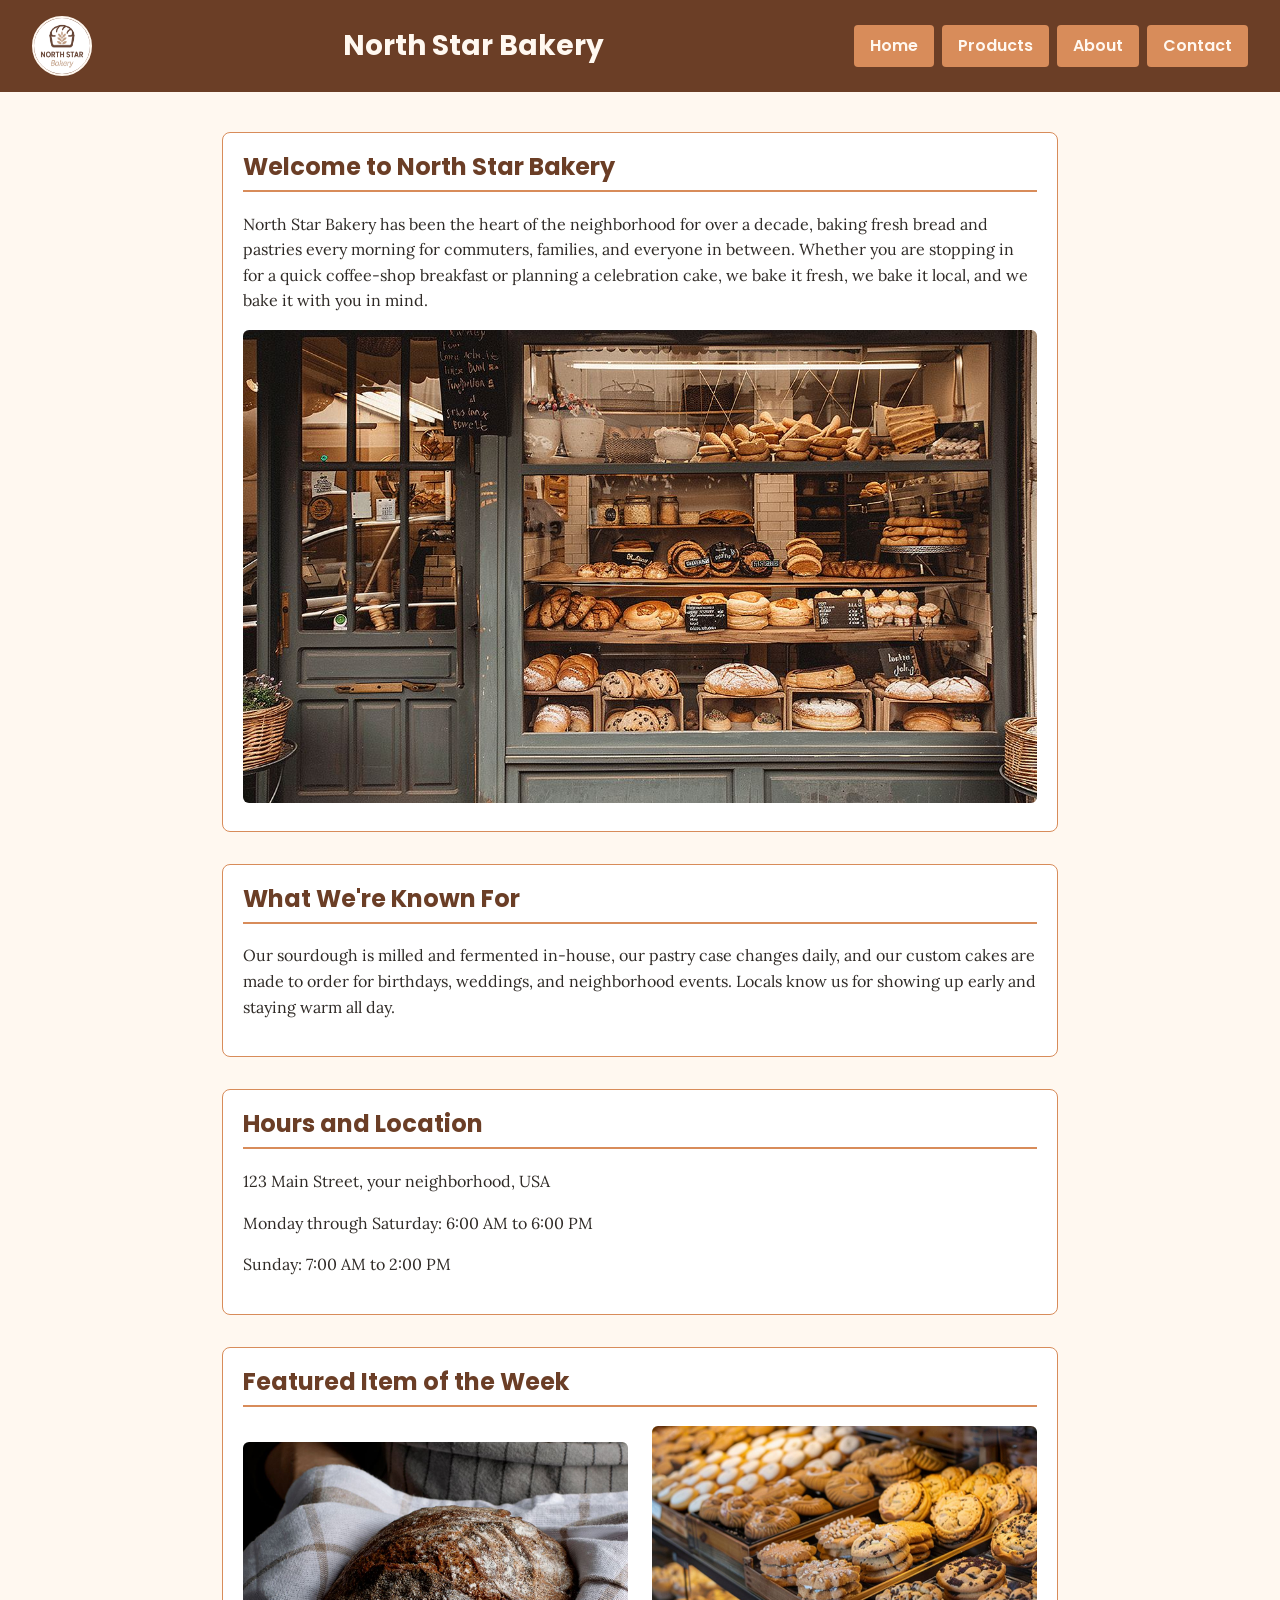
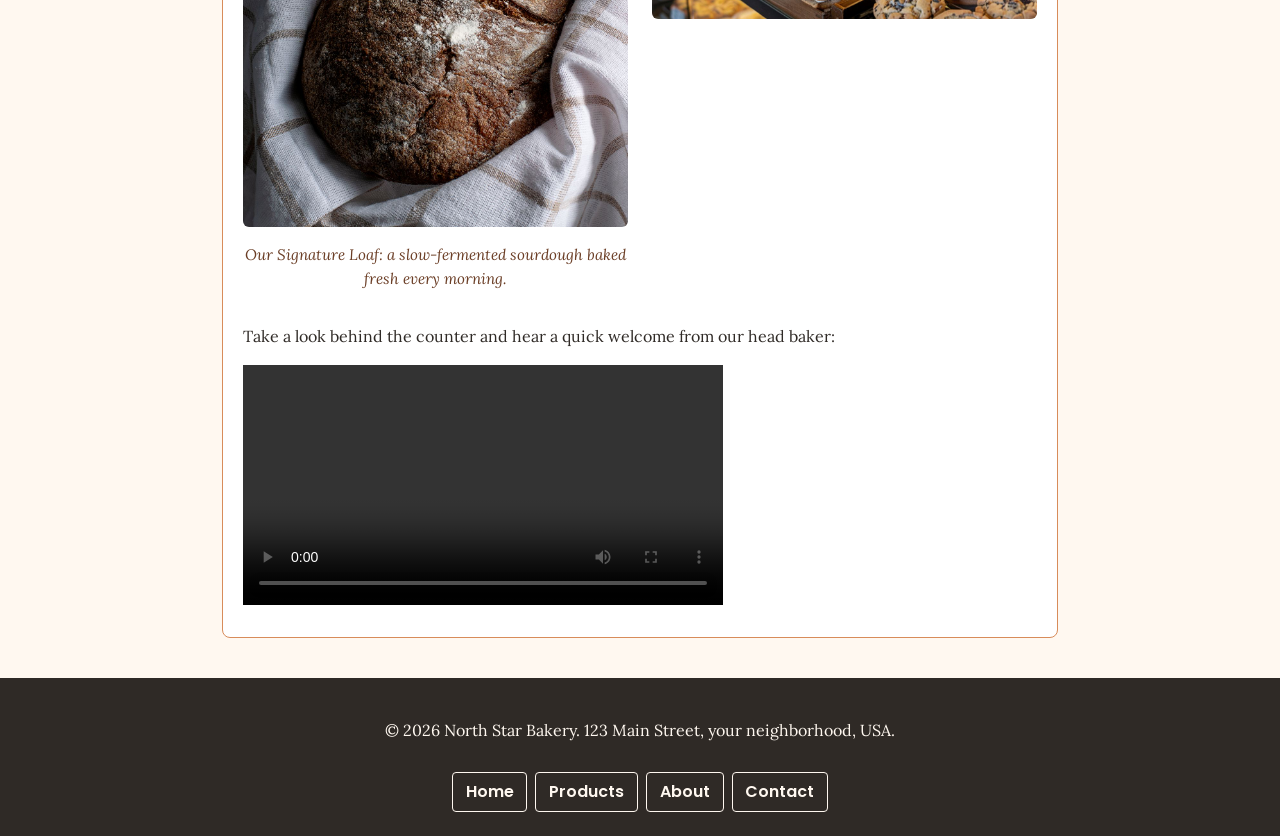
<file: index.html>
<!DOCTYPE html>
<html lang="en">
<head>
  <meta charset="UTF-8">
  <meta name="viewport" content="width=device-width, initial-scale=1.0">
  <title>North Star Bakery - Home</title>
  <link rel="preconnect" href="https://fonts.googleapis.com">
  <link rel="preconnect" href="https://fonts.gstatic.com" crossorigin>
  <link href="https://fonts.googleapis.com/css2?family=Poppins:wght@600;700&family=Lora:ital@0;1&display=swap" rel="stylesheet">
  <link rel="stylesheet" href="styles.css">
</head>
<body>
  <header>
    <img src="images/bakery-logo.png" alt="North Star Bakery logo, a star above a loaf of bread">
    <h1>North Star Bakery</h1>
    <nav>
      <ul>
        <li><a href="index.html">Home</a></li>
        <li><a href="products.html">Products</a></li>
        <li><a href="about.html">About</a></li>
        <li><a href="contact.html">Contact</a></li>
      </ul>
    </nav>
  </header>

  <main>
    <section aria-labelledby="welcome-heading">
      <h2 id="welcome-heading">Welcome to North Star Bakery</h2>
      <p>North Star Bakery has been the heart of the neighborhood for over a decade, baking fresh bread and pastries every morning for commuters, families, and everyone in between. Whether you are stopping in for a quick coffee-shop breakfast or planning a celebration cake, we bake it fresh, we bake it local, and we bake it with you in mind.</p>
      <img src="images/bakery-storefront.jpg" alt="Exterior of North Star Bakery storefront with warm string lights and an open sign">
    </section>

    <section aria-labelledby="known-for-heading">
      <h2 id="known-for-heading">What We're Known For</h2>
      <p>Our sourdough is milled and fermented in-house, our pastry case changes daily, and our custom cakes are made to order for birthdays, weddings, and neighborhood events. Locals know us for showing up early and staying warm all day.</p>
    </section>

    <section aria-labelledby="hours-heading">
      <h2 id="hours-heading">Hours and Location</h2>
      <p>123 Main Street, your neighborhood, USA</p>
      <p>Monday through Saturday: 6:00 AM to 6:00 PM</p>
      <p>Sunday: 7:00 AM to 2:00 PM</p>
    </section>

    <section aria-labelledby="feature-heading">
      <h2 id="feature-heading">Featured Item of the Week</h2>
      <div class="feature-row">
        <figure>
          <img src="images/bakery-signature-loaf.jpg" alt="Close-up of North Star Bakery's signature sourdough loaf with a golden, scored crust">
          <figcaption>Our Signature Loaf: a slow-fermented sourdough baked fresh every morning.</figcaption>
        </figure>
        <picture>
          <source media="(min-width: 800px)" srcset="images/bakery-feature-large.jpg">
          <source media="(max-width: 799px)" srcset="images/bakery-feature-small.jpg">
          <img src="images/bakery-feature-large.jpg" alt="Assortment of freshly baked pastries displayed in the bakery case">
        </picture>
      </div>
      <p>Take a look behind the counter and hear a quick welcome from our head baker:</p>
      <video controls width="480">
        <source src="media/bakery-behind-scenes.mp4" type="video/mp4">
        <track kind="captions" srclang="en" label="English captions">
        Your browser does not support embedded video. You can
        <a href="media/bakery-behind-scenes.mp4">download the behind-the-scenes video</a> instead,
        which shows our morning baking process and introduces our head baker.
      </video>
    </section>
  </main>

  <footer>
    <p>&copy; 2026 North Star Bakery. 123 Main Street, your neighborhood, USA.</p>
    <nav>
      <ul>
        <li><a href="index.html">Home</a></li>
        <li><a href="products.html">Products</a></li>
        <li><a href="about.html">About</a></li>
        <li><a href="contact.html">Contact</a></li>
      </ul>
    </nav>
  </footer>
</body>
</html>
</file>
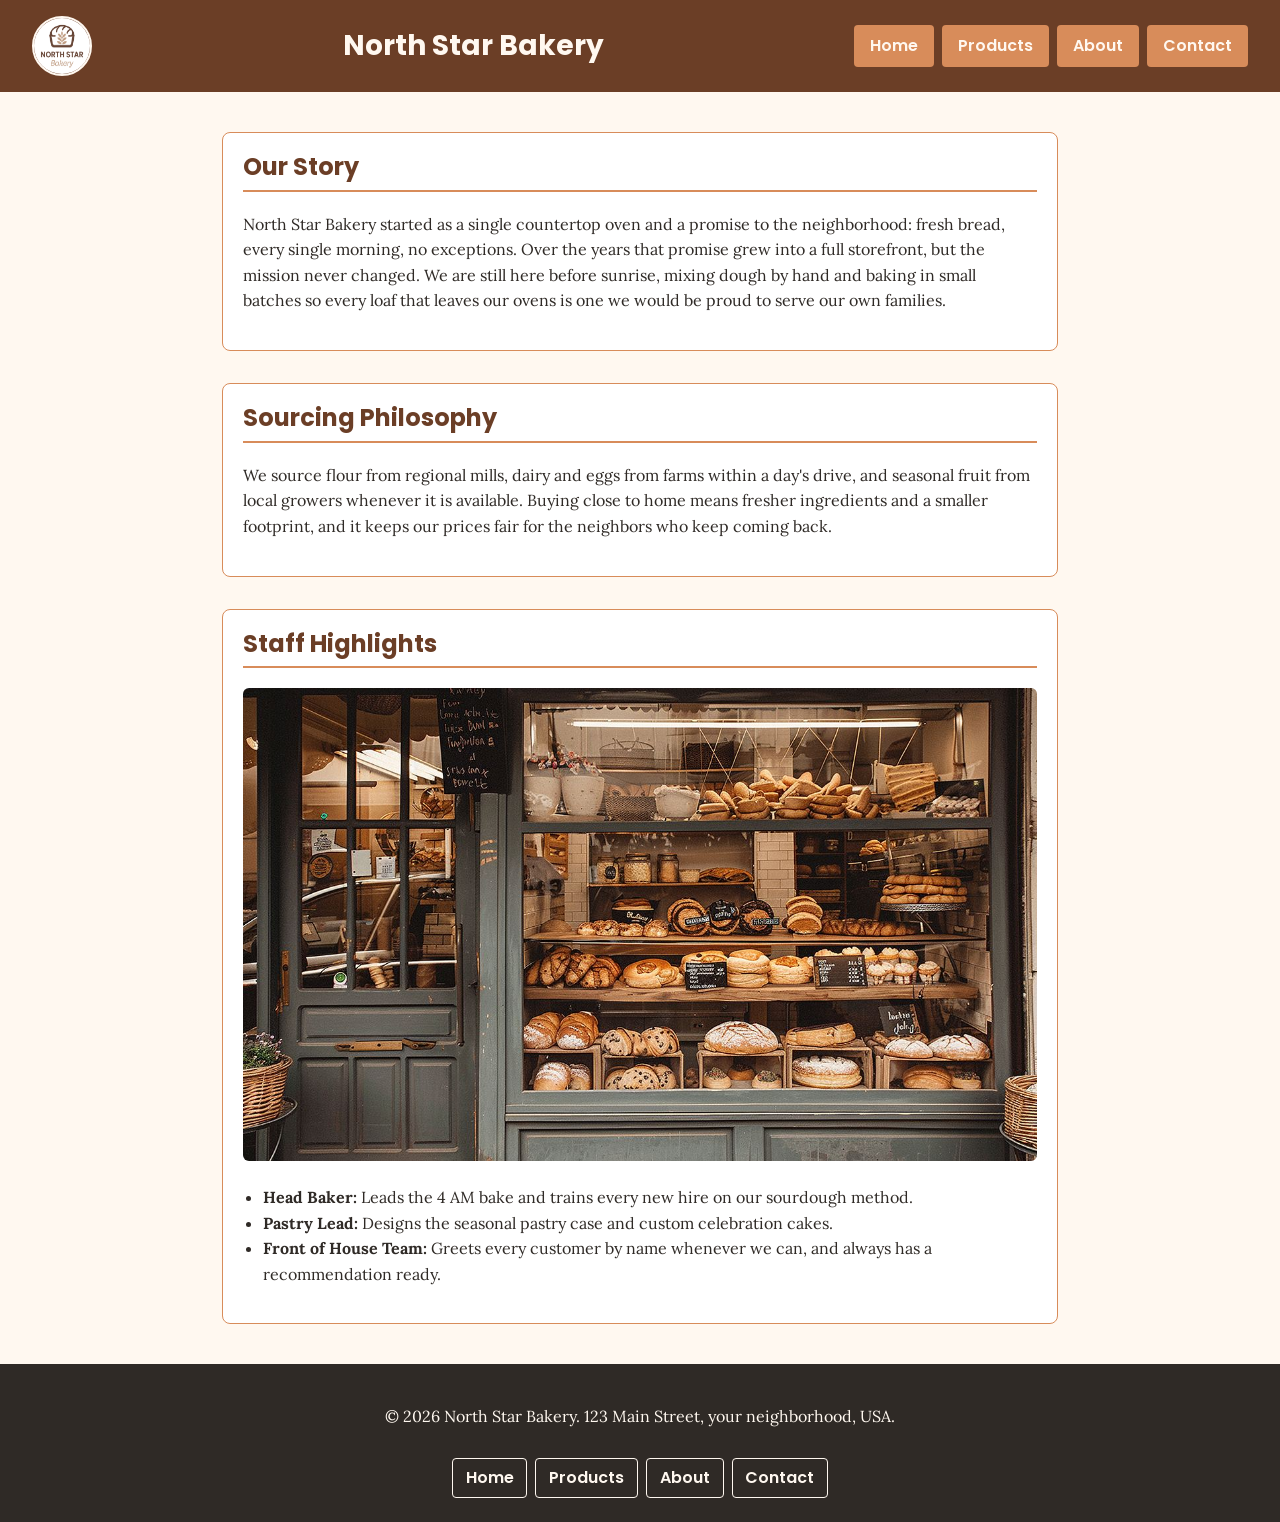
<file: about.html>
<!DOCTYPE html>
<html lang="en">
<head>
  <meta charset="UTF-8">
  <meta name="viewport" content="width=device-width, initial-scale=1.0">
  <title>North Star Bakery - About</title>
  <link rel="preconnect" href="https://fonts.googleapis.com">
  <link rel="preconnect" href="https://fonts.gstatic.com" crossorigin>
  <link href="https://fonts.googleapis.com/css2?family=Poppins:wght@600;700&family=Lora:ital@0;1&display=swap" rel="stylesheet">
  <link rel="stylesheet" href="styles.css">
</head>
<body>
  <header>
    <img src="images/bakery-logo.png" alt="North Star Bakery logo, a star above a loaf of bread">
    <h1>North Star Bakery</h1>
    <nav>
      <ul>
        <li><a href="index.html">Home</a></li>
        <li><a href="products.html">Products</a></li>
        <li><a href="about.html">About</a></li>
        <li><a href="contact.html">Contact</a></li>
      </ul>
    </nav>
  </header>

  <main>
    <section aria-labelledby="story-heading">
      <h2 id="story-heading">Our Story</h2>
      <p>North Star Bakery started as a single countertop oven and a promise to the neighborhood: fresh bread, every single morning, no exceptions. Over the years that promise grew into a full storefront, but the mission never changed. We are still here before sunrise, mixing dough by hand and baking in small batches so every loaf that leaves our ovens is one we would be proud to serve our own families.</p>
    </section>

    <section aria-labelledby="sourcing-heading">
      <h2 id="sourcing-heading">Sourcing Philosophy</h2>
      <p>We source flour from regional mills, dairy and eggs from farms within a day's drive, and seasonal fruit from local growers whenever it is available. Buying close to home means fresher ingredients and a smaller footprint, and it keeps our prices fair for the neighbors who keep coming back.</p>
    </section>

    <section aria-labelledby="staff-heading">
      <h2 id="staff-heading">Staff Highlights</h2>
      <img src="images/bakery-storefront.jpg" alt="North Star Bakery storefront where our team greets customers each morning">
      <ul>
        <li><strong>Head Baker:</strong> Leads the 4 AM bake and trains every new hire on our sourdough method.</li>
        <li><strong>Pastry Lead:</strong> Designs the seasonal pastry case and custom celebration cakes.</li>
        <li><strong>Front of House Team:</strong> Greets every customer by name whenever we can, and always has a recommendation ready.</li>
      </ul>
    </section>
  </main>

  <footer>
    <p>&copy; 2026 North Star Bakery. 123 Main Street, your neighborhood, USA.</p>
    <nav>
      <ul>
        <li><a href="index.html">Home</a></li>
        <li><a href="products.html">Products</a></li>
        <li><a href="about.html">About</a></li>
        <li><a href="contact.html">Contact</a></li>
      </ul>
    </nav>
  </footer>
</body>
</html>
</file>
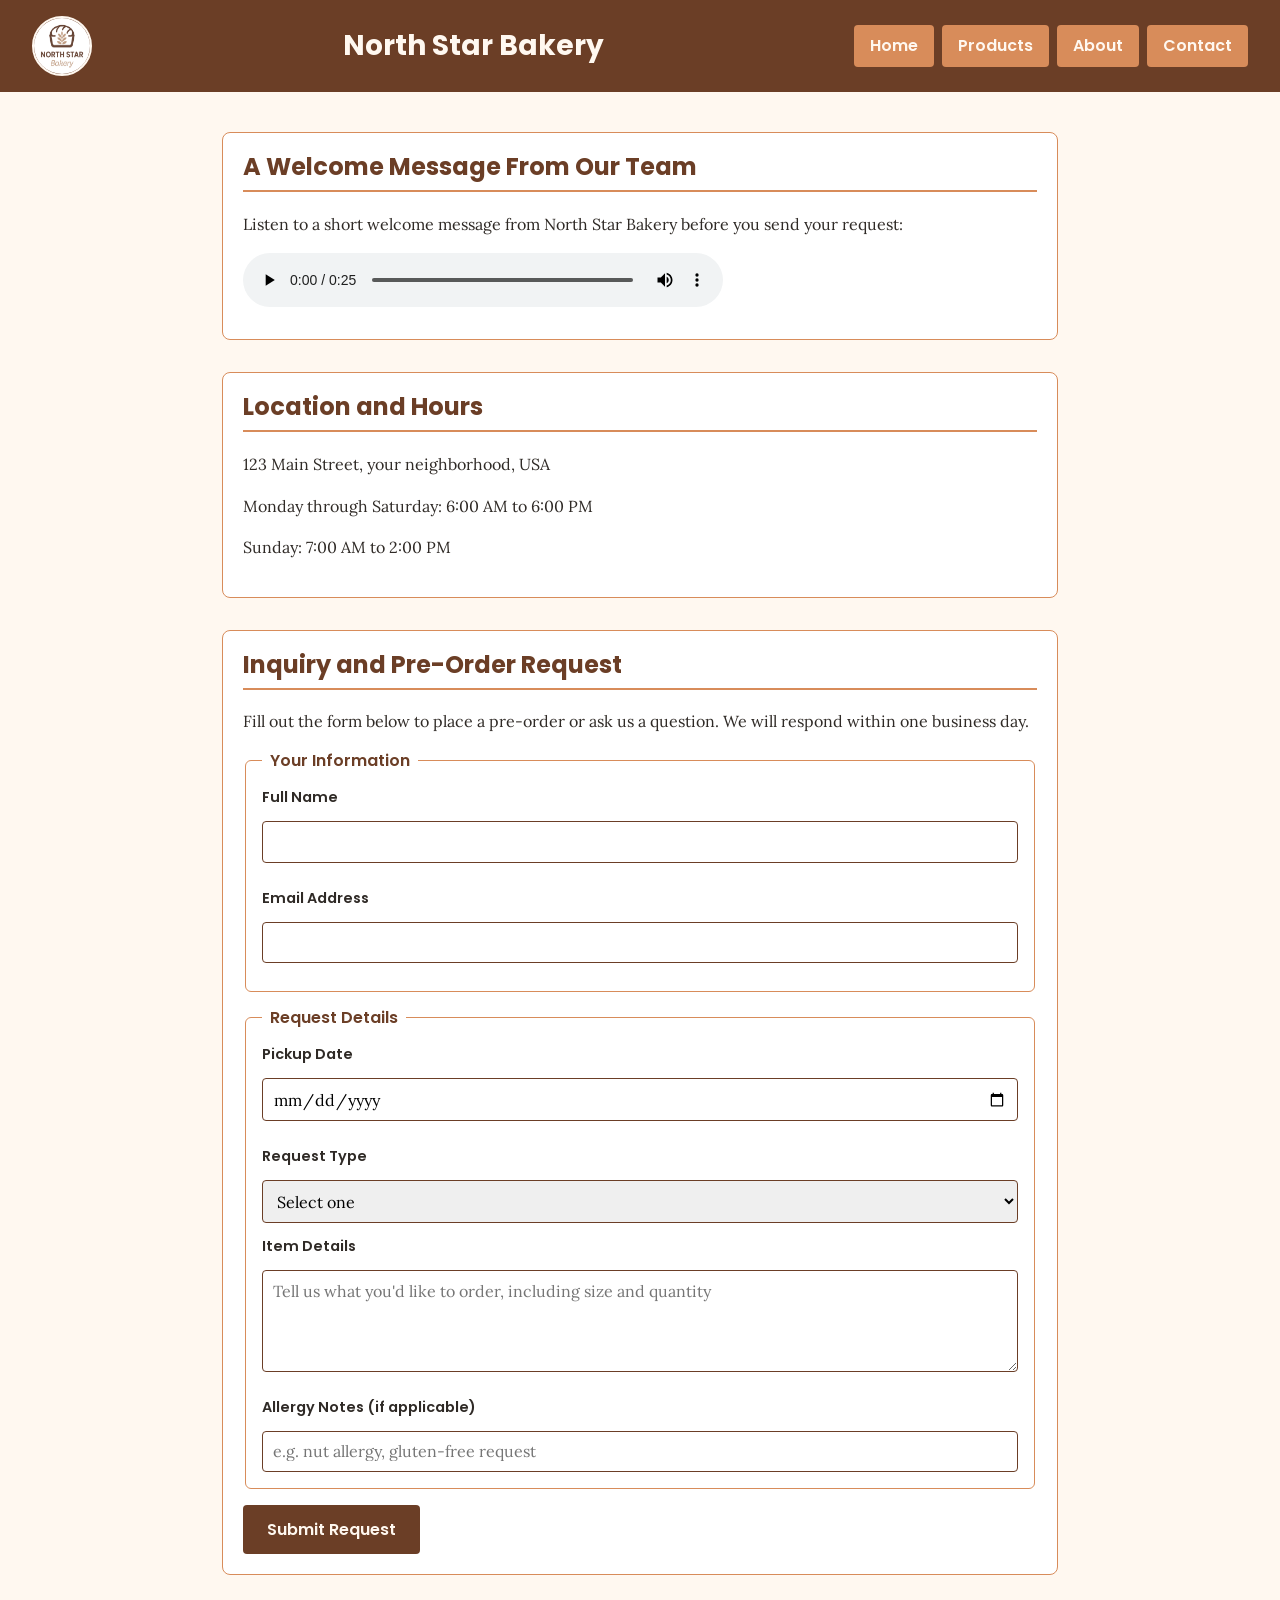
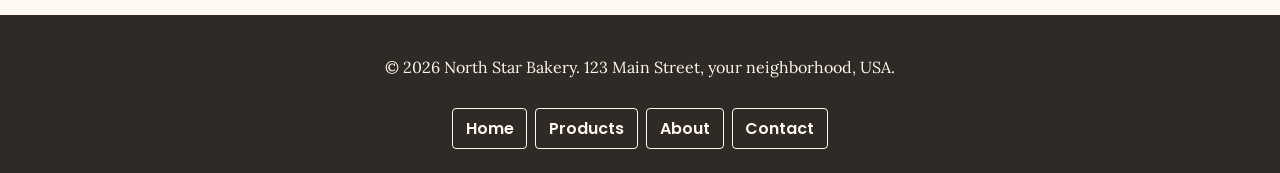
<file: contact.html>
<!DOCTYPE html>
<html lang="en">
<head>
  <meta charset="UTF-8">
  <meta name="viewport" content="width=device-width, initial-scale=1.0">
  <title>North Star Bakery - Contact</title>
  <link rel="preconnect" href="https://fonts.googleapis.com">
  <link rel="preconnect" href="https://fonts.gstatic.com" crossorigin>
  <link href="https://fonts.googleapis.com/css2?family=Poppins:wght@600;700&family=Lora:ital@0;1&display=swap" rel="stylesheet">
  <link rel="stylesheet" href="styles.css">
</head>
<body>
  <header>
    <img src="images/bakery-logo.png" alt="North Star Bakery logo, a star above a loaf of bread">
    <h1>North Star Bakery</h1>
    <nav>
      <ul>
        <li><a href="index.html">Home</a></li>
        <li><a href="products.html">Products</a></li>
        <li><a href="about.html">About</a></li>
        <li><a href="contact.html">Contact</a></li>
      </ul>
    </nav>
  </header>

  <main>
    <section aria-labelledby="welcome-audio-heading">
      <h2 id="welcome-audio-heading">A Welcome Message From Our Team</h2>
      <p>Listen to a short welcome message from North Star Bakery before you send your request:</p>
      <audio controls>
        <source src="media/bakery-welcome.mp3" type="audio/mpeg">
        Your browser does not support embedded audio. You can
        <a href="media/bakery-welcome.mp3">download the welcome message</a> instead,
        which introduces our bakery and explains how pre-orders work.
      </audio>
    </section>

    <section aria-labelledby="location-heading">
      <h2 id="location-heading">Location and Hours</h2>
      <p>123 Main Street, your neighborhood, USA</p>
      <p>Monday through Saturday: 6:00 AM to 6:00 PM</p>
      <p>Sunday: 7:00 AM to 2:00 PM</p>
    </section>

    <section aria-labelledby="form-heading">
      <h2 id="form-heading">Inquiry and Pre-Order Request</h2>
      <p>Fill out the form below to place a pre-order or ask us a question. We will respond within one business day.</p>
      <form id="contact-form" action="#" method="post" novalidate>
        <fieldset>
          <legend>Your Information</legend>

          <label for="name">Full Name</label>
          <input type="text" id="name" name="name" required minlength="2">
          <span class="field-error" id="name-error" aria-live="polite"></span>

          <label for="email">Email Address</label>
          <input type="email" id="email" name="email" required>
          <span class="field-error" id="email-error" aria-live="polite"></span>
        </fieldset>

        <fieldset>
          <legend>Request Details</legend>

          <label for="pickup-date">Pickup Date</label>
          <input type="date" id="pickup-date" name="pickup-date" required>
          <span class="field-error" id="pickup-date-error" aria-live="polite"></span>

          <label for="request-type">Request Type</label>
          <select id="request-type" name="request-type" required>
            <option value="">Select one</option>
            <option value="pre-order">Pre-Order</option>
            <option value="general-question">General Question</option>
          </select>

          <label for="item-details">Item Details</label>
          <textarea id="item-details" name="item-details" rows="4" required placeholder="Tell us what you'd like to order, including size and quantity"></textarea>
          <span class="field-error" id="item-details-error" aria-live="polite"></span>

          <label for="allergy-notes">Allergy Notes (if applicable)</label>
          <input type="text" id="allergy-notes" name="allergy-notes" pattern="[A-Za-z0-9 ,.'-]*" placeholder="e.g. nut allergy, gluten-free request">
        </fieldset>

        <button type="submit">Submit Request</button>
      </form>
    </section>
  </main>

  <footer>
    <p>&copy; 2026 North Star Bakery. 123 Main Street, your neighborhood, USA.</p>
    <nav>
      <ul>
        <li><a href="index.html">Home</a></li>
        <li><a href="products.html">Products</a></li>
        <li><a href="about.html">About</a></li>
        <li><a href="contact.html">Contact</a></li>
      </ul>
    </nav>
  </footer>

  <script src="validation.js"></script>
</body>
</html>
</file>
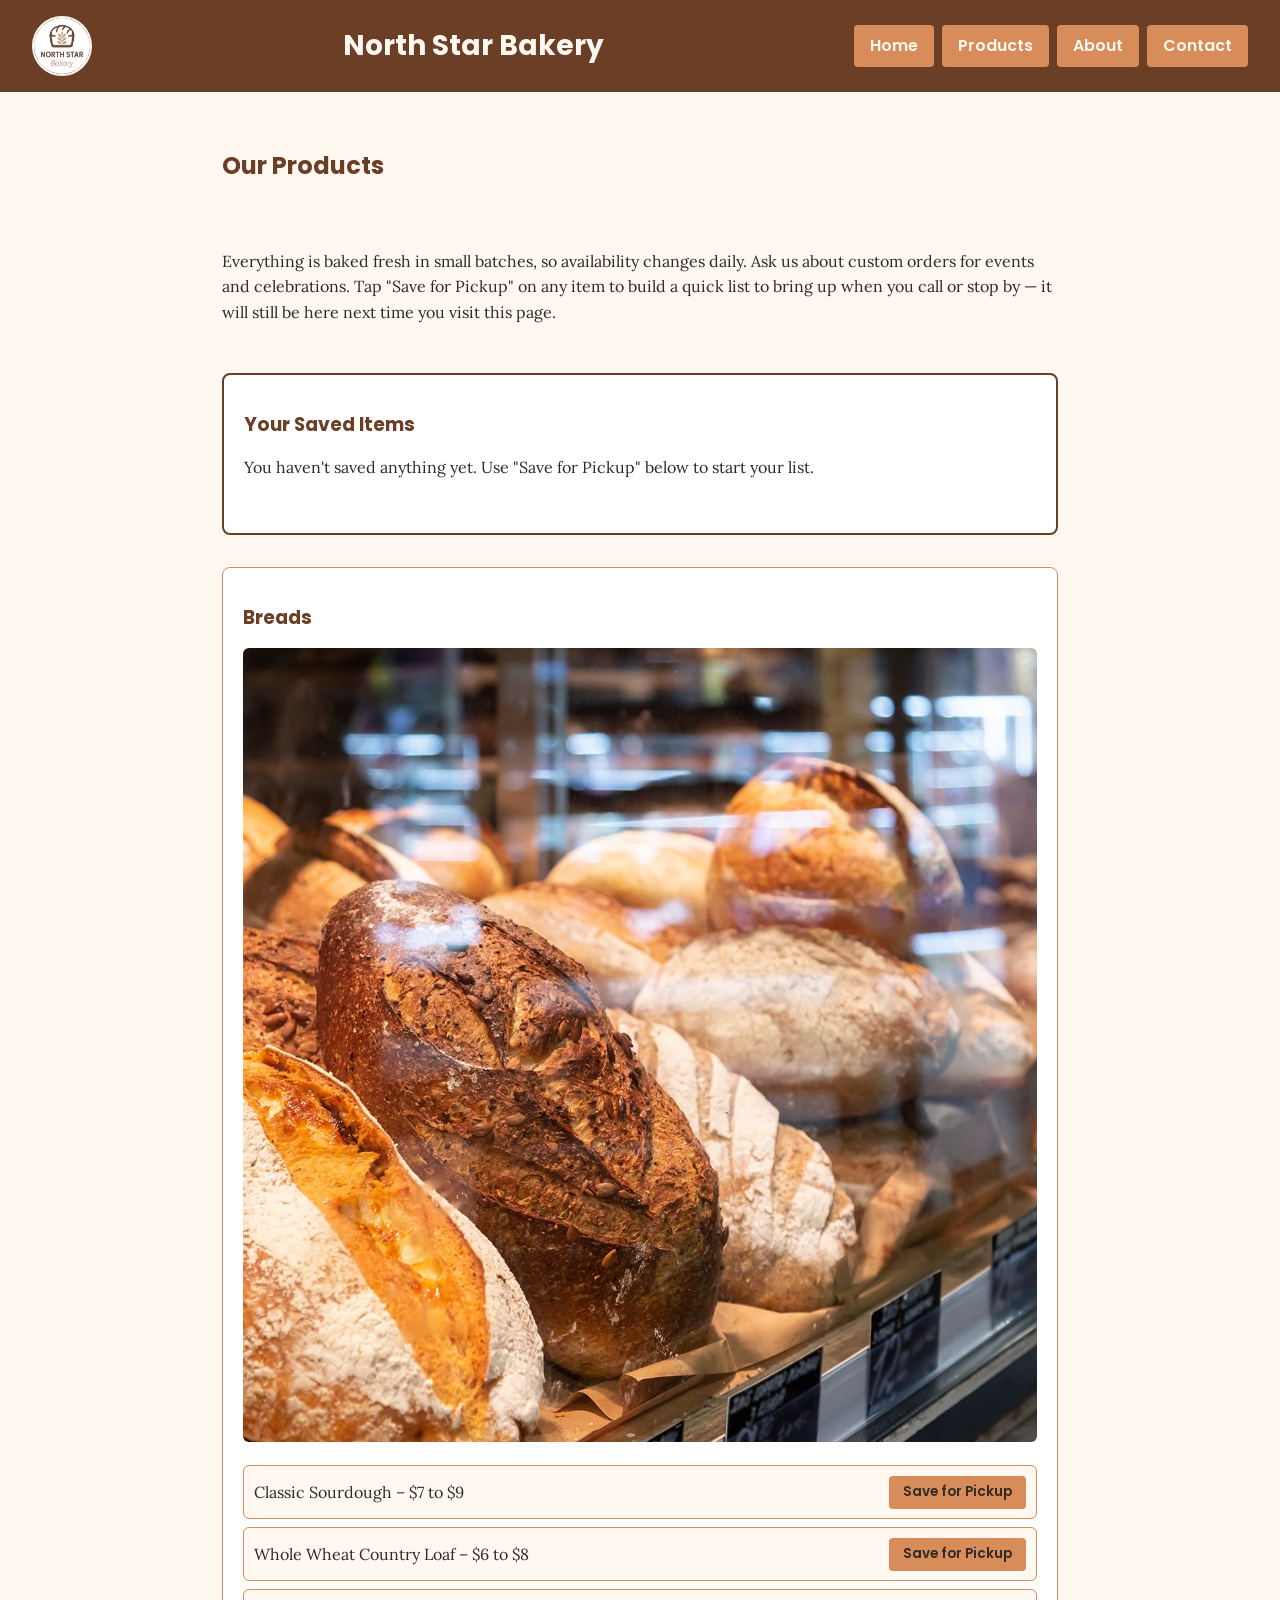
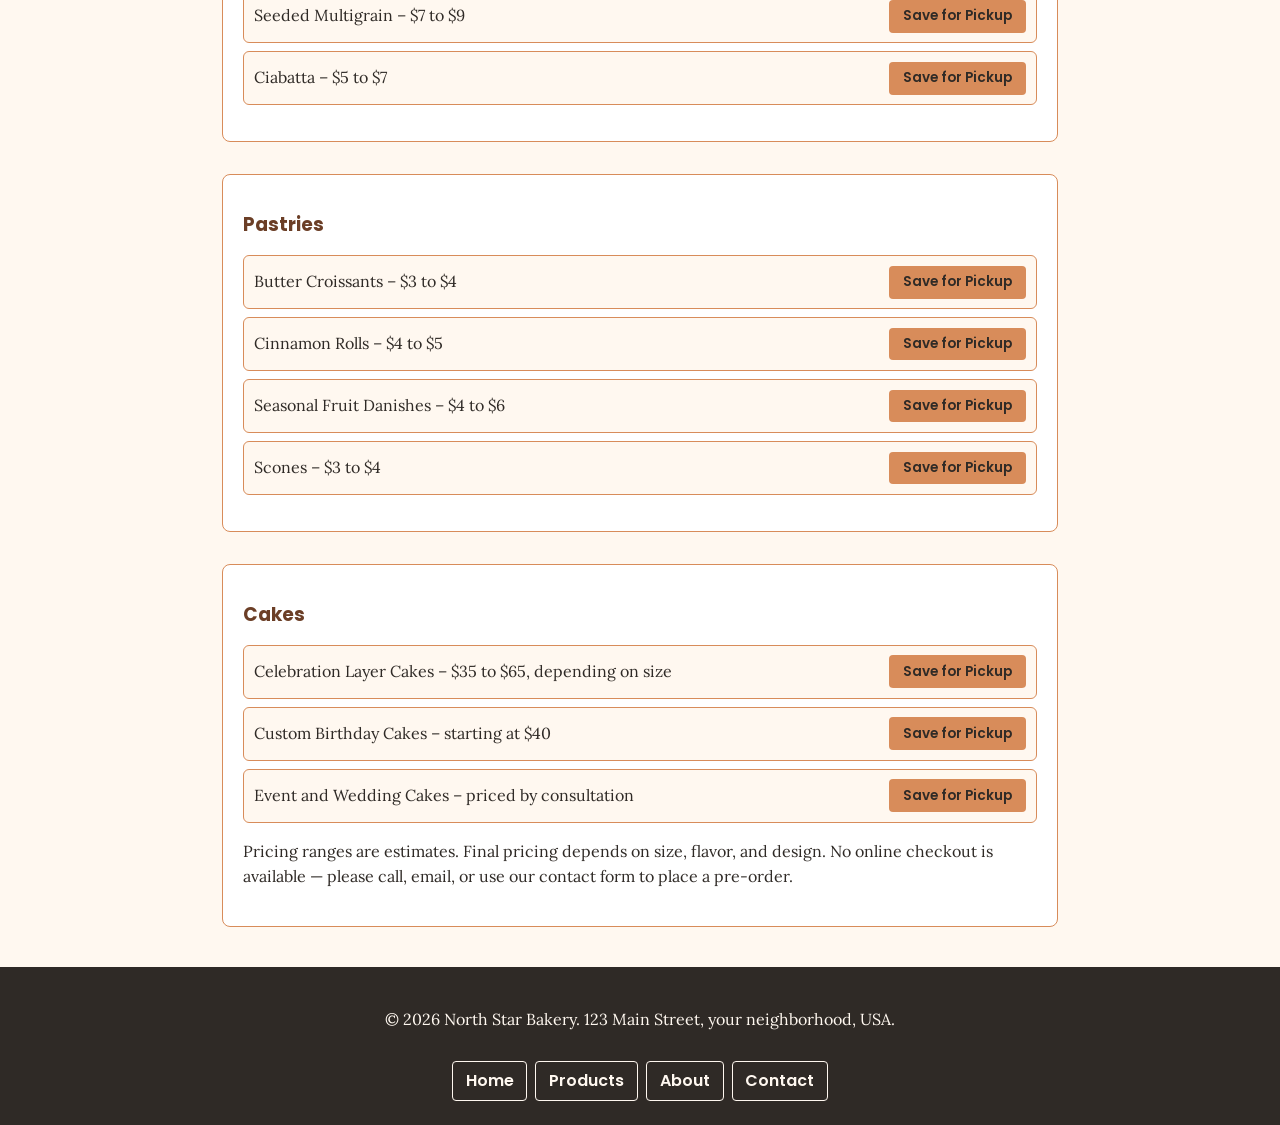
<file: products.html>
<!DOCTYPE html>
<html lang="en">
<head>
  <meta charset="UTF-8">
  <meta name="viewport" content="width=device-width, initial-scale=1.0">
  <title>North Star Bakery - Products</title>
  <link rel="preconnect" href="https://fonts.googleapis.com">
  <link rel="preconnect" href="https://fonts.gstatic.com" crossorigin>
  <link href="https://fonts.googleapis.com/css2?family=Poppins:wght@600;700&family=Lora:ital@0;1&display=swap" rel="stylesheet">
  <link rel="stylesheet" href="styles.css">
</head>
<body>
  <header>
    <img src="images/bakery-logo.png" alt="North Star Bakery logo, a star above a loaf of bread">
    <h1>North Star Bakery</h1>
    <nav>
      <ul>
        <li><a href="index.html">Home</a></li>
        <li><a href="products.html">Products</a></li>
        <li><a href="about.html">About</a></li>
        <li><a href="contact.html">Contact</a></li>
      </ul>
    </nav>
  </header>

  <main>
    <h2>Our Products</h2>
    <p>Everything is baked fresh in small batches, so availability changes daily. Ask us about custom orders for events and celebrations. Tap "Save for Pickup" on any item to build a quick list to bring up when you call or stop by &mdash; it will still be here next time you visit this page.</p>

    <section aria-labelledby="favorites-heading" id="favorites-section">
      <h3 id="favorites-heading">Your Saved Items</h3>
      <p id="favorites-empty-message">You haven't saved anything yet. Use "Save for Pickup" below to start your list.</p>
      <ul id="favorites-list"></ul>
      <button type="button" id="clear-favorites-btn" hidden>Clear Saved Items</button>
    </section>

    <section aria-labelledby="breads-heading">
      <h3 id="breads-heading">Breads</h3>
      <img src="images/bakery-bread.jpg" alt="Assortment of fresh-baked bread loaves cooling on a wire rack">
      <ul class="product-list">
        <li class="product-item" data-name="Classic Sourdough" data-price="$7 to $9" data-category="Breads">
          <span>Classic Sourdough &ndash; $7 to $9</span>
          <button type="button" class="save-btn">Save for Pickup</button>
        </li>
        <li class="product-item" data-name="Whole Wheat Country Loaf" data-price="$6 to $8" data-category="Breads">
          <span>Whole Wheat Country Loaf &ndash; $6 to $8</span>
          <button type="button" class="save-btn">Save for Pickup</button>
        </li>
        <li class="product-item" data-name="Seeded Multigrain" data-price="$7 to $9" data-category="Breads">
          <span>Seeded Multigrain &ndash; $7 to $9</span>
          <button type="button" class="save-btn">Save for Pickup</button>
        </li>
        <li class="product-item" data-name="Ciabatta" data-price="$5 to $7" data-category="Breads">
          <span>Ciabatta &ndash; $5 to $7</span>
          <button type="button" class="save-btn">Save for Pickup</button>
        </li>
      </ul>
    </section>

    <section aria-labelledby="pastries-heading">
      <h3 id="pastries-heading">Pastries</h3>
      <ul class="product-list">
        <li class="product-item" data-name="Butter Croissants" data-price="$3 to $4" data-category="Pastries">
          <span>Butter Croissants &ndash; $3 to $4</span>
          <button type="button" class="save-btn">Save for Pickup</button>
        </li>
        <li class="product-item" data-name="Cinnamon Rolls" data-price="$4 to $5" data-category="Pastries">
          <span>Cinnamon Rolls &ndash; $4 to $5</span>
          <button type="button" class="save-btn">Save for Pickup</button>
        </li>
        <li class="product-item" data-name="Seasonal Fruit Danishes" data-price="$4 to $6" data-category="Pastries">
          <span>Seasonal Fruit Danishes &ndash; $4 to $6</span>
          <button type="button" class="save-btn">Save for Pickup</button>
        </li>
        <li class="product-item" data-name="Scones" data-price="$3 to $4" data-category="Pastries">
          <span>Scones &ndash; $3 to $4</span>
          <button type="button" class="save-btn">Save for Pickup</button>
        </li>
      </ul>
    </section>

    <section aria-labelledby="cakes-heading">
      <h3 id="cakes-heading">Cakes</h3>
      <ul class="product-list">
        <li class="product-item" data-name="Celebration Layer Cake" data-price="$35 to $65" data-category="Cakes">
          <span>Celebration Layer Cakes &ndash; $35 to $65, depending on size</span>
          <button type="button" class="save-btn">Save for Pickup</button>
        </li>
        <li class="product-item" data-name="Custom Birthday Cake" data-price="starting at $40" data-category="Cakes">
          <span>Custom Birthday Cakes &ndash; starting at $40</span>
          <button type="button" class="save-btn">Save for Pickup</button>
        </li>
        <li class="product-item" data-name="Event or Wedding Cake" data-price="priced by consultation" data-category="Cakes">
          <span>Event and Wedding Cakes &ndash; priced by consultation</span>
          <button type="button" class="save-btn">Save for Pickup</button>
        </li>
      </ul>
      <p>Pricing ranges are estimates. Final pricing depends on size, flavor, and design. No online checkout is available &mdash; please call, email, or use our contact form to place a pre-order.</p>
    </section>
  </main>

  <footer>
    <p>&copy; 2026 North Star Bakery. 123 Main Street, your neighborhood, USA.</p>
    <nav>
      <ul>
        <li><a href="index.html">Home</a></li>
        <li><a href="products.html">Products</a></li>
        <li><a href="about.html">About</a></li>
        <li><a href="contact.html">Contact</a></li>
      </ul>
    </nav>
  </footer>

  <script src="favorites.js"></script>
</body>
</html>
</file>
<file: styles.css>
/* North Star Bakery - Visual Design & Responsive Layout (Touchstone 3)
   Palette: cream #FFF8F0, brown #6B3E26, peach #D88C5A, charcoal #2F2A26
   Fonts: 'Poppins' (headings) + 'Lora' (body) - 2 font families, mobile-first, Flexbox */

:root {
  --color-cream: #FFF8F0;
  --color-brown: #6B3E26;
  --color-peach: #D88C5A;
  --color-charcoal: #2F2A26;
}

* {
  box-sizing: border-box;
}

body {
  margin: 0;
  font-family: 'Lora', Georgia, serif;
  color: var(--color-charcoal);
  background-color: var(--color-cream);
  line-height: 1.6;
}

h1, h2, h3, legend {
  font-family: 'Poppins', Arial, sans-serif;
  color: var(--color-brown);
  line-height: 1.2;
}

img {
  max-width: 100%;
  height: auto;
  border-radius: 6px;
}

a {
  color: var(--color-brown);
}

/* Header - mobile-first, stacked; Flexbox for alignment */
header {
  display: flex;
  flex-direction: column;
  align-items: center;
  gap: 0.5rem;
  background-color: var(--color-brown);
  color: var(--color-cream);
  padding: 1rem;
  text-align: center;
}

header img {
  width: 60px;
  height: 60px;
  border-radius: 50%;
  border: 2px solid var(--color-cream);
}

header h1 {
  color: var(--color-cream);
  margin: 0;
  font-size: 1.5rem;
}

/* Nav - Flexbox, stacked on mobile, row on larger screens (see media query) */
nav ul {
  list-style: none;
  display: flex;
  flex-direction: column;
  gap: 0.5rem;
  margin: 0;
  padding: 0;
  width: 100%;
}

nav a {
  display: block;
  color: var(--color-cream);
  text-decoration: none;
  padding: 0.5rem 1rem;
  border-radius: 4px;
  background-color: var(--color-peach);
  text-align: center;
  font-family: 'Poppins', Arial, sans-serif;
  font-weight: 600;
}

nav a:hover,
nav a:focus {
  background-color: var(--color-charcoal);
}

/* Main content */
main {
  max-width: 900px;
  margin: 0 auto;
  padding: 1.5rem 1rem;
  display: flex;
  flex-direction: column;
  gap: 2rem;
}

section {
  background-color: #ffffff;
  border: 1px solid var(--color-peach);
  border-radius: 8px;
  padding: 1.25rem;
}

section h2 {
  margin-top: 0;
  border-bottom: 2px solid var(--color-peach);
  padding-bottom: 0.5rem;
}

/* Figure */
figure {
  margin: 1rem 0;
  text-align: center;
}

figcaption {
  font-style: italic;
  color: var(--color-brown);
  margin-top: 0.5rem;
  font-size: 0.95rem;
}

/* Product / list styling */
ul {
  padding-left: 1.25rem;
}

/* Form - Flexbox layout, mobile-first stacked fields */
form {
  display: flex;
  flex-direction: column;
  gap: 1rem;
}

fieldset {
  border: 1px solid var(--color-peach);
  border-radius: 6px;
  padding: 1rem;
  display: flex;
  flex-direction: column;
  gap: 0.75rem;
}

legend {
  font-weight: 600;
  padding: 0 0.5rem;
}

label {
  font-weight: 600;
  font-family: 'Poppins', Arial, sans-serif;
  font-size: 0.9rem;
}

input,
select,
textarea {
  padding: 0.6rem;
  border: 1px solid var(--color-brown);
  border-radius: 4px;
  font-family: 'Lora', Georgia, serif;
  font-size: 1rem;
  width: 100%;
}

input:focus,
select:focus,
textarea:focus {
  outline: 2px solid var(--color-peach);
  outline-offset: 1px;
}

/* Validation feedback (used by Touchstone 4 JS) */
.field-error {
  color: #b3261e;
  font-size: 0.85rem;
  font-family: 'Lora', Georgia, serif;
}

button[type="submit"] {
  align-self: flex-start;
  background-color: var(--color-brown);
  color: var(--color-cream);
  border: none;
  padding: 0.75rem 1.5rem;
  border-radius: 4px;
  font-family: 'Poppins', Arial, sans-serif;
  font-weight: 600;
  font-size: 1rem;
  cursor: pointer;
}

button[type="submit"]:hover,
button[type="submit"]:focus {
  background-color: var(--color-peach);
  color: var(--color-charcoal);
}

/* Product list and Save for Pickup / favorites feature */
.product-list {
  list-style: none;
  padding: 0;
  display: flex;
  flex-direction: column;
  gap: 0.5rem;
}

.product-item {
  display: flex;
  flex-direction: column;
  gap: 0.5rem;
  padding: 0.6rem;
  border: 1px solid var(--color-peach);
  border-radius: 6px;
  background-color: var(--color-cream);
}

.product-item .save-btn {
  align-self: flex-start;
  background-color: var(--color-peach);
  color: var(--color-charcoal);
  border: none;
  padding: 0.4rem 0.9rem;
  border-radius: 4px;
  font-family: 'Poppins', Arial, sans-serif;
  font-weight: 600;
  font-size: 0.85rem;
  cursor: pointer;
}

.product-item .save-btn:hover,
.product-item .save-btn:focus {
  background-color: var(--color-brown);
  color: var(--color-cream);
}

#favorites-section {
  border: 2px solid var(--color-brown);
}

#favorites-list {
  list-style: none;
  padding: 0;
  display: flex;
  flex-direction: column;
  gap: 0.5rem;
}

#favorites-list li {
  display: flex;
  justify-content: space-between;
  align-items: center;
  gap: 0.5rem;
  padding: 0.5rem;
  background-color: #ffffff;
  border-radius: 4px;
}

#favorites-list button {
  background-color: transparent;
  border: 1px solid var(--color-brown);
  color: var(--color-brown);
  padding: 0.3rem 0.7rem;
  border-radius: 4px;
  cursor: pointer;
  font-family: 'Poppins', Arial, sans-serif;
  font-size: 0.8rem;
}

#clear-favorites-btn {
  background-color: var(--color-charcoal);
  color: var(--color-cream);
  border: none;
  padding: 0.5rem 1rem;
  border-radius: 4px;
  font-family: 'Poppins', Arial, sans-serif;
  font-weight: 600;
  cursor: pointer;
}

@media (min-width: 768px) {
  .product-item {
    flex-direction: row;
    align-items: center;
    justify-content: space-between;
  }
}

/* Media element sizing */
video,
audio {
  width: 100%;
  max-width: 480px;
  display: block;
  margin: 0.75rem 0;
}

/* Footer */
footer {
  background-color: var(--color-charcoal);
  color: var(--color-cream);
  text-align: center;
  padding: 1.5rem 1rem;
  display: flex;
  flex-direction: column;
  align-items: center;
  gap: 0.75rem;
}

footer nav ul {
  flex-direction: row;
  flex-wrap: wrap;
  justify-content: center;
}

footer nav a {
  background-color: transparent;
  border: 1px solid var(--color-cream);
  padding: 0.4rem 0.8rem;
}

/* Responsive layout: larger screens get a row-based nav and two-column feature layout */
@media (min-width: 768px) {
  header {
    flex-direction: row;
    justify-content: space-between;
    text-align: left;
    padding: 1rem 2rem;
  }

  header h1 {
    font-size: 1.75rem;
  }

  nav ul {
    flex-direction: row;
    width: auto;
  }

  main {
    padding: 2.5rem 2rem;
  }

  .feature-row {
    display: flex;
    flex-direction: row;
    gap: 1.5rem;
    align-items: flex-start;
  }

  .feature-row figure,
  .feature-row picture {
    flex: 1;
  }
}
</file>
